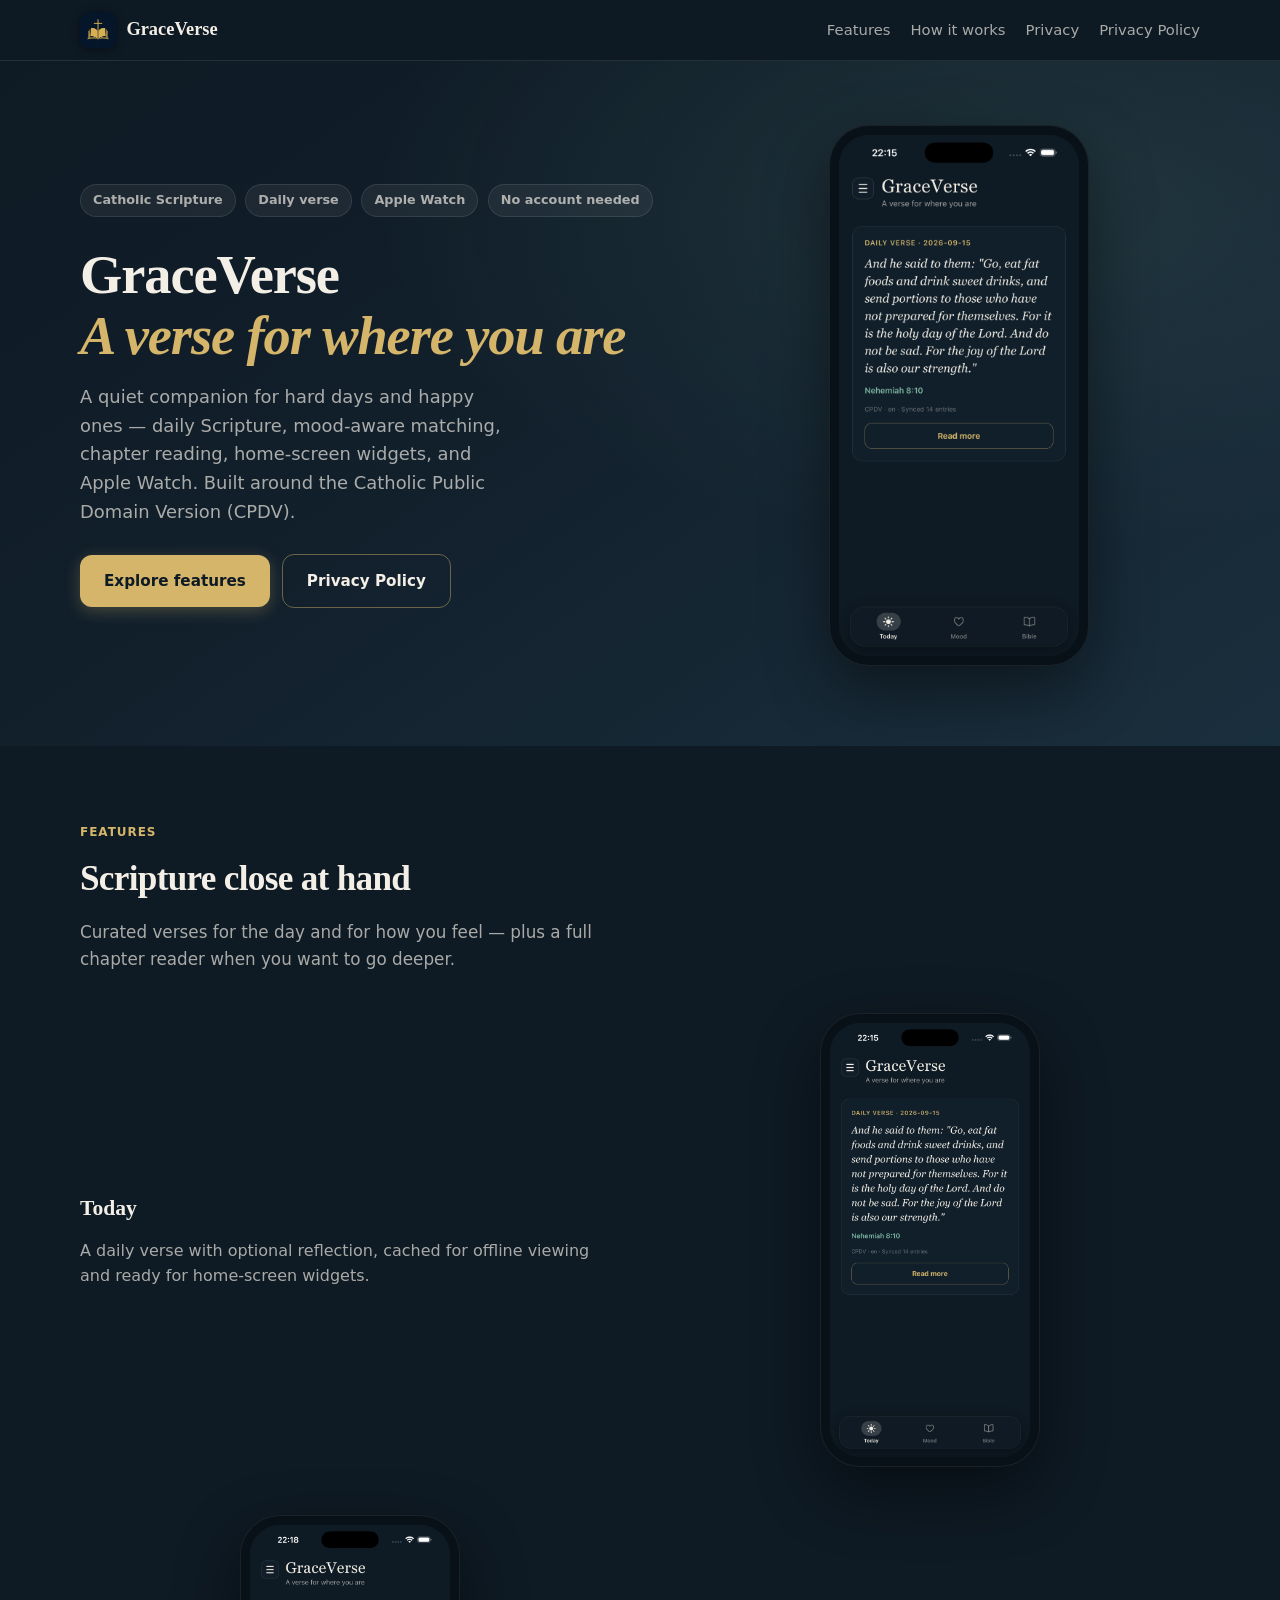
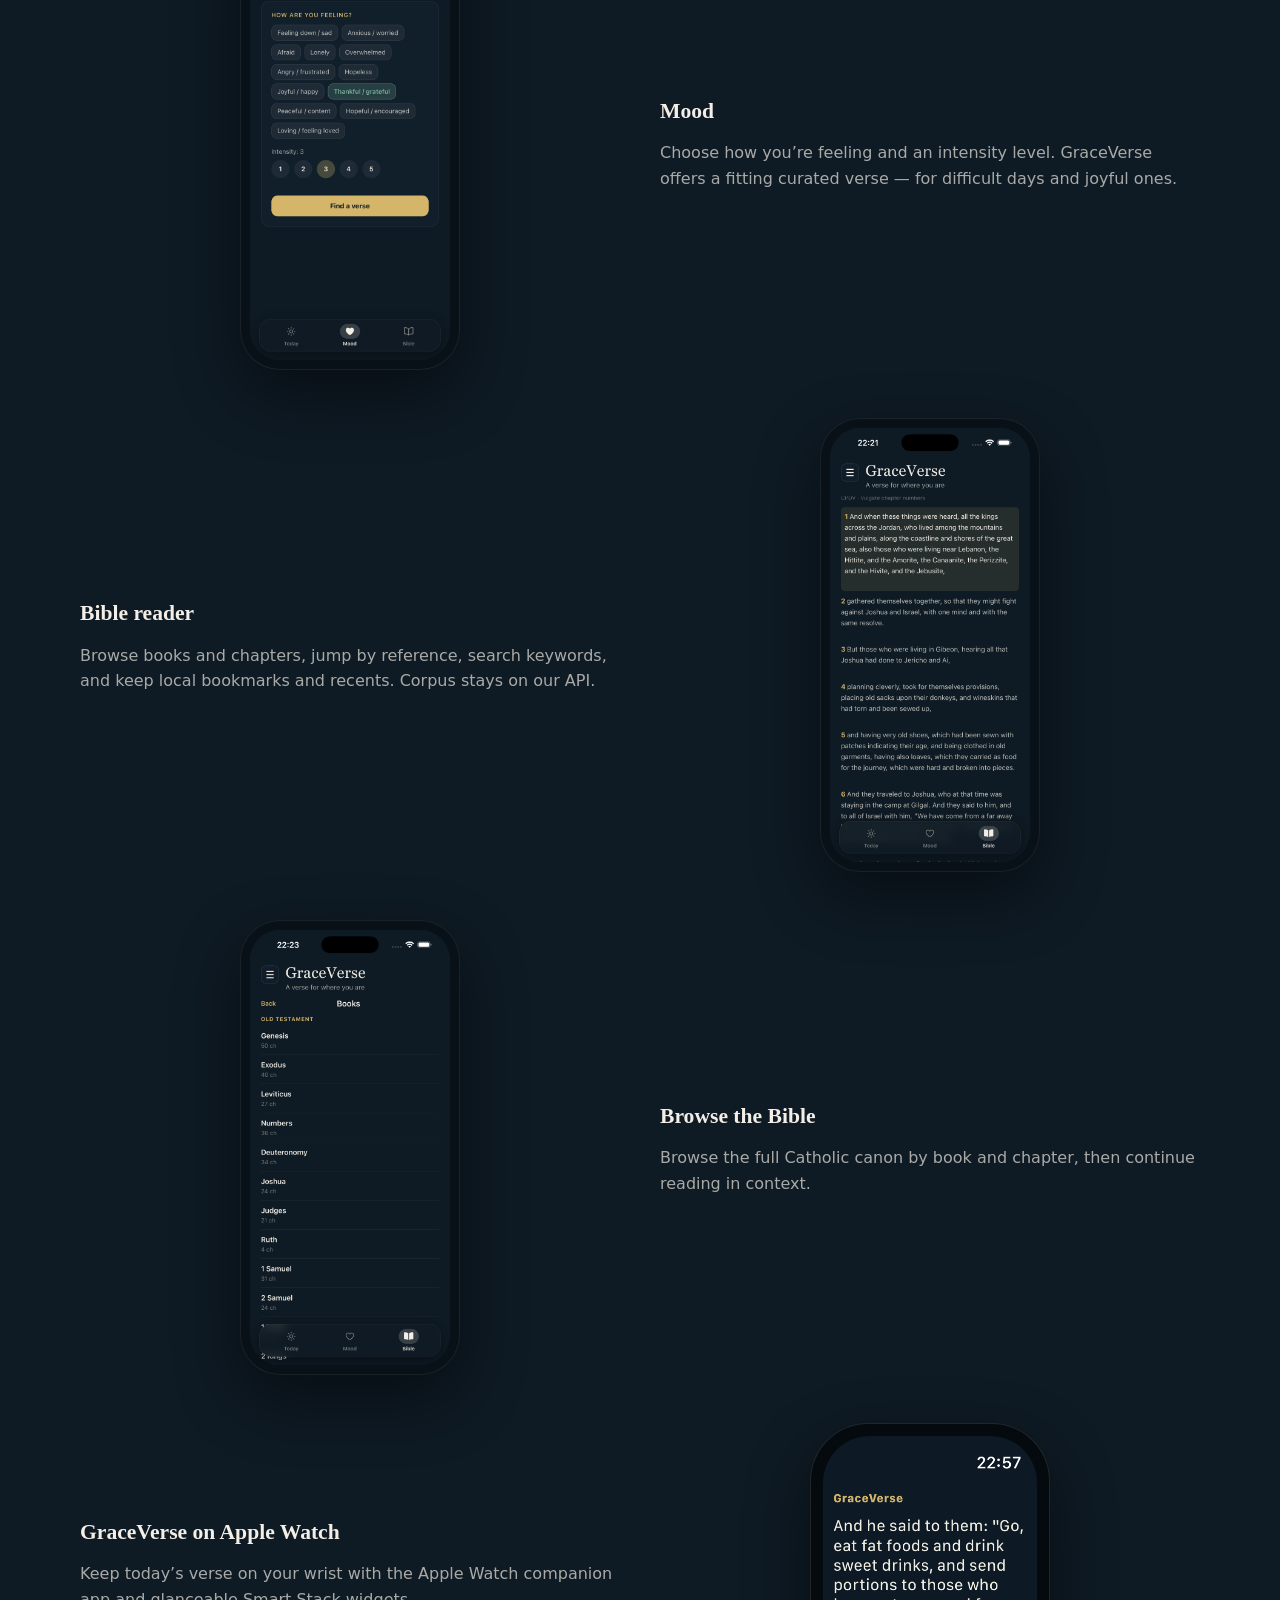
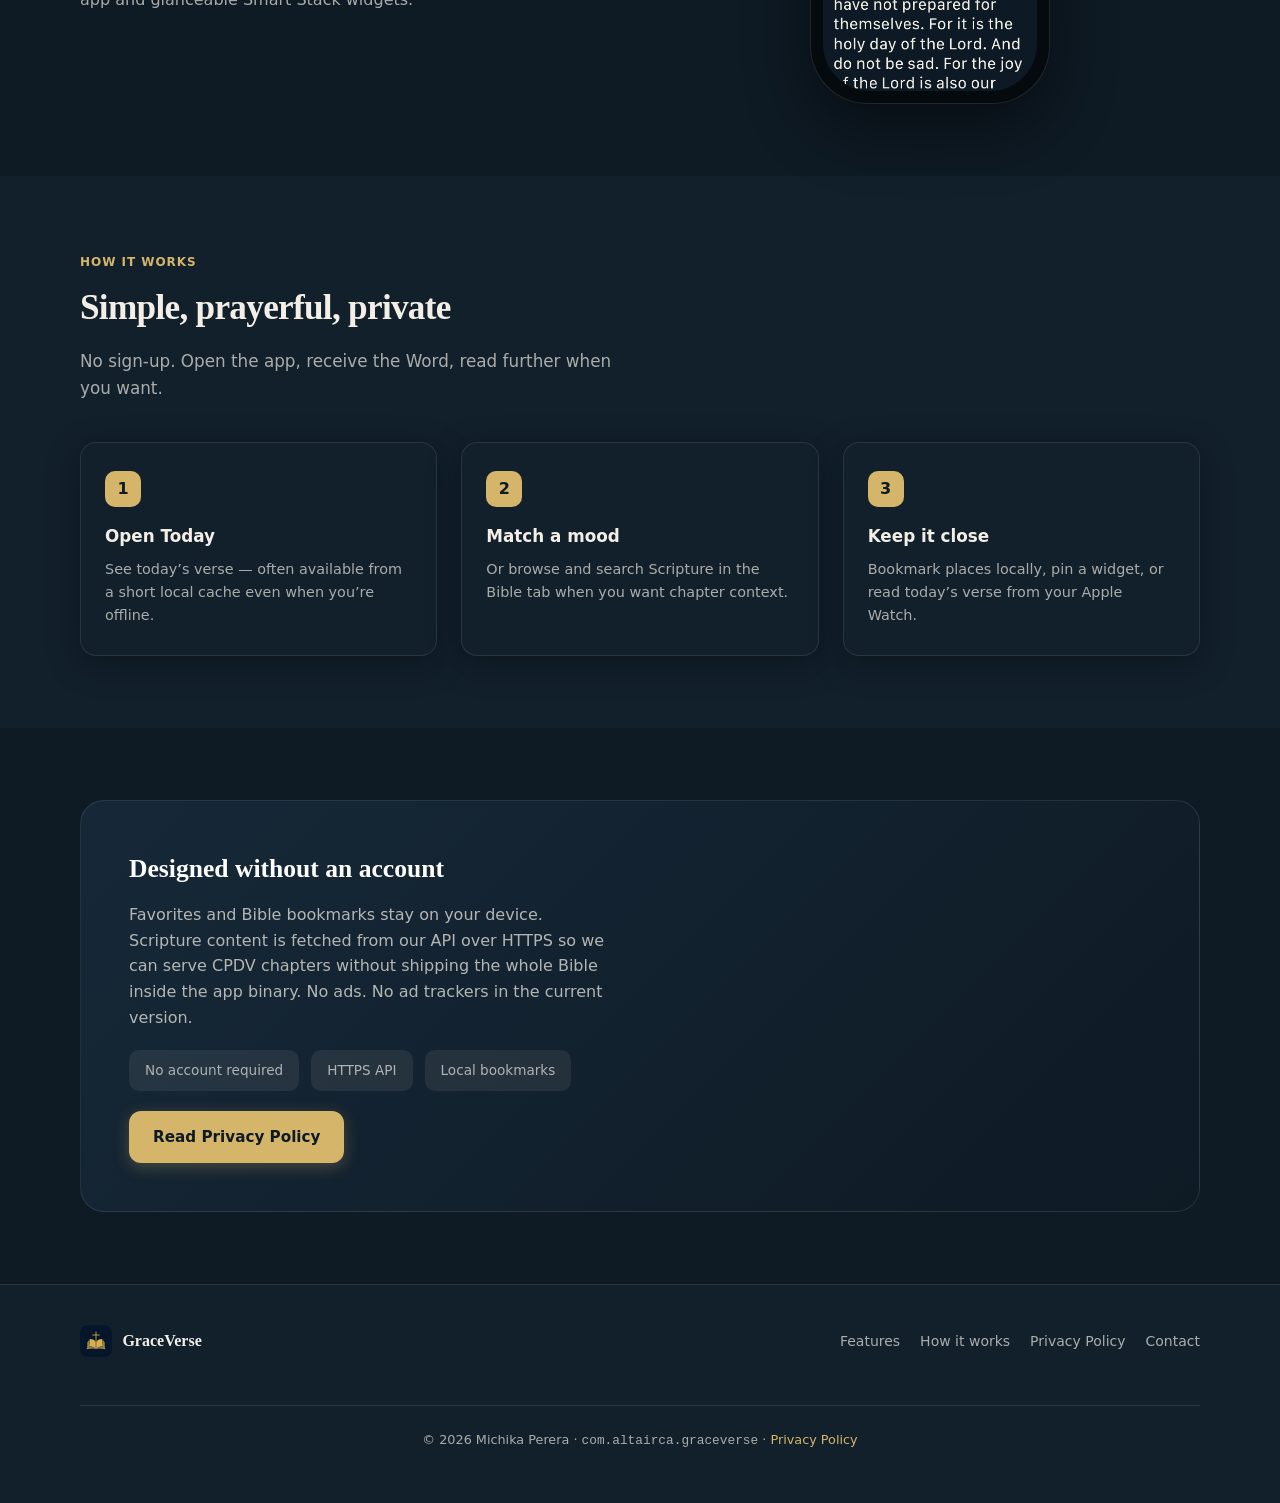
<file: index.html>
<!DOCTYPE html>
<html lang="en">
<head>
  <meta charset="UTF-8">
  <meta name="viewport" content="width=device-width, initial-scale=1.0">
  <meta name="description" content="GraceVerse — a quiet Catholic Scripture companion. Daily verse, mood matching, Bible reader, widgets, and Apple Watch.">
  <title>GraceVerse — A verse for where you are</title>
  <link rel="icon" href="assets/icon.png" type="image/png">
  <link rel="stylesheet" href="styles.css">
</head>
<body>

  <header class="site-header">
    <div class="container">
      <a href="./" class="logo">
        <img src="assets/icon.png" alt="" width="36" height="36">
        GraceVerse
      </a>
      <nav>
        <ul class="nav-links">
          <li><a href="#features">Features</a></li>
          <li><a href="#how-it-works">How it works</a></li>
          <li><a href="#privacy">Privacy</a></li>
          <li><a href="privacy-policy.html">Privacy Policy</a></li>
        </ul>
      </nav>
    </div>
  </header>

  <main>
    <section class="hero">
      <div class="container hero-grid">
        <div class="hero-copy">
          <div class="hero-badges">
            <span class="badge">Catholic Scripture</span>
            <span class="badge">Daily verse</span>
            <span class="badge">Apple Watch</span>
            <span class="badge">No account needed</span>
          </div>
          <h1>GraceVerse<br><span>A verse for where you are</span></h1>
          <p class="lead">
            A quiet companion for hard days and happy ones — daily Scripture, mood-aware matching,
            chapter reading, home-screen widgets, and Apple Watch. Built around the Catholic Public Domain Version (CPDV).
          </p>
          <div class="cta-row">
            <a href="#features" class="btn btn-primary">Explore features</a>
            <a href="privacy-policy.html" class="btn btn-ghost">Privacy Policy</a>
          </div>
        </div>

        <div class="phone-wrap">
          <div class="phone">
            <div class="phone-screen">
              <img
                src="assets/screenshots/ios/today.png"
                alt="GraceVerse Today screen with the daily Catholic Bible verse"
                class="phone-screenshot"
                width="240"
                height="520"
                loading="eager"
              >
            </div>
          </div>
        </div>
      </div>
    </section>

    <section id="features">
      <div class="container">
        <span class="section-label">Features</span>
        <h2 class="section-title">Scripture close at hand</h2>
        <p class="section-sub">Curated verses for the day and for how you feel — plus a full chapter reader when you want to go deeper.</p>

        <div class="features-detail">
          <div class="feature-row">
            <div class="feature-copy">
              <h3>Today</h3>
              <p>A daily verse with optional reflection, cached for offline viewing and ready for home-screen widgets.</p>
            </div>
            <div class="feature-phone">
              <div class="phone">
                    <div class="phone-screen">
                  <img src="assets/screenshots/ios/today.png" alt="Daily verse screen" class="phone-screenshot" width="204" height="442" loading="lazy">
                </div>
              </div>
            </div>
          </div>

          <div class="feature-row reverse">
            <div class="feature-copy">
              <h3>Mood</h3>
              <p>Choose how you’re feeling and an intensity level. GraceVerse offers a fitting curated verse — for difficult days and joyful ones.</p>
            </div>
            <div class="feature-phone">
              <div class="phone">
                    <div class="phone-screen">
                  <img src="assets/screenshots/ios/mood.png" alt="Mood and intensity picker" class="phone-screenshot" width="204" height="442" loading="lazy">
                </div>
              </div>
            </div>
          </div>

          <div class="feature-row">
            <div class="feature-copy">
              <h3>Bible reader</h3>
              <p>Browse books and chapters, jump by reference, search keywords, and keep local bookmarks and recents. Corpus stays on our API.</p>
            </div>
            <div class="feature-phone">
              <div class="phone">
                    <div class="phone-screen">
                  <img src="assets/screenshots/ios/bible-reader.png" alt="Chapter reader with focus verse" class="phone-screenshot" width="204" height="442" loading="lazy">
                </div>
              </div>
            </div>
          </div>

          <div class="feature-row reverse">
            <div class="feature-copy">
              <h3>Browse the Bible</h3>
              <p>Browse the full Catholic canon by book and chapter, then continue reading in context.</p>
            </div>
            <div class="feature-phone">
              <div class="phone">
                    <div class="phone-screen">
                  <img src="assets/screenshots/ios/bible-books.png" alt="Bible books list" class="phone-screenshot" width="204" height="442" loading="lazy">
                </div>
              </div>
            </div>
          </div>

          <div class="feature-row">
            <div class="feature-copy">
              <h3>GraceVerse on Apple Watch</h3>
              <p>Keep today’s verse on your wrist with the Apple Watch companion app and glanceable Smart Stack widgets.</p>
            </div>
            <div class="feature-watch">
              <div class="watch">
                <div class="watch-screen">
                  <img src="assets/screenshots/watch/today.png" alt="GraceVerse daily verse on Apple Watch" class="watch-screenshot" width="208" height="248" loading="lazy">
                </div>
              </div>
            </div>
          </div>
        </div>
      </div>
    </section>

    <section id="how-it-works" class="surface-section">
      <div class="container">
        <span class="section-label">How it works</span>
        <h2 class="section-title">Simple, prayerful, private</h2>
        <p class="section-sub">No sign-up. Open the app, receive the Word, read further when you want.</p>

        <div class="steps">
          <div class="step-card">
            <div class="step-num">1</div>
            <h3>Open Today</h3>
            <p>See today’s verse — often available from a short local cache even when you’re offline.</p>
          </div>
          <div class="step-card">
            <div class="step-num">2</div>
            <h3>Match a mood</h3>
            <p>Or browse and search Scripture in the Bible tab when you want chapter context.</p>
          </div>
          <div class="step-card">
            <div class="step-num">3</div>
            <h3>Keep it close</h3>
            <p>Bookmark places locally, pin a widget, or read today’s verse from your Apple Watch.</p>
          </div>
        </div>
      </div>
    </section>

    <section id="privacy">
      <div class="container">
        <div class="privacy-band">
          <div>
            <h2>Designed without an account</h2>
            <p>
              Favorites and Bible bookmarks stay on your device. Scripture content is fetched from our API over HTTPS
              so we can serve CPDV chapters without shipping the whole Bible inside the app binary.
              No ads. No ad trackers in the current version.
            </p>
            <div class="privacy-pillars">
              <span class="privacy-pillar">No account required</span>
              <span class="privacy-pillar">HTTPS API</span>
              <span class="privacy-pillar">Local bookmarks</span>
            </div>
            <a href="privacy-policy.html" class="btn btn-primary" style="margin-top: 1.25rem;">Read Privacy Policy</a>
          </div>
        </div>
      </div>
    </section>
  </main>

  <footer class="site-footer">
    <div class="container footer-grid">
      <div class="footer-brand">
        <img src="assets/icon.png" alt="" width="32" height="32">
        <span>GraceVerse</span>
      </div>
      <ul class="footer-links">
        <li><a href="#features">Features</a></li>
        <li><a href="#how-it-works">How it works</a></li>
        <li><a href="privacy-policy.html">Privacy Policy</a></li>
        <li><a href="mailto:altairserver@gmail.com">Contact</a></li>
      </ul>
      <p class="footer-copy">
        © 2026 Michika Perera · <code>com.altairca.graceverse</code> ·
        <a href="privacy-policy.html">Privacy Policy</a>
      </p>
    </div>
  </footer>

</body>
</html>
</file>
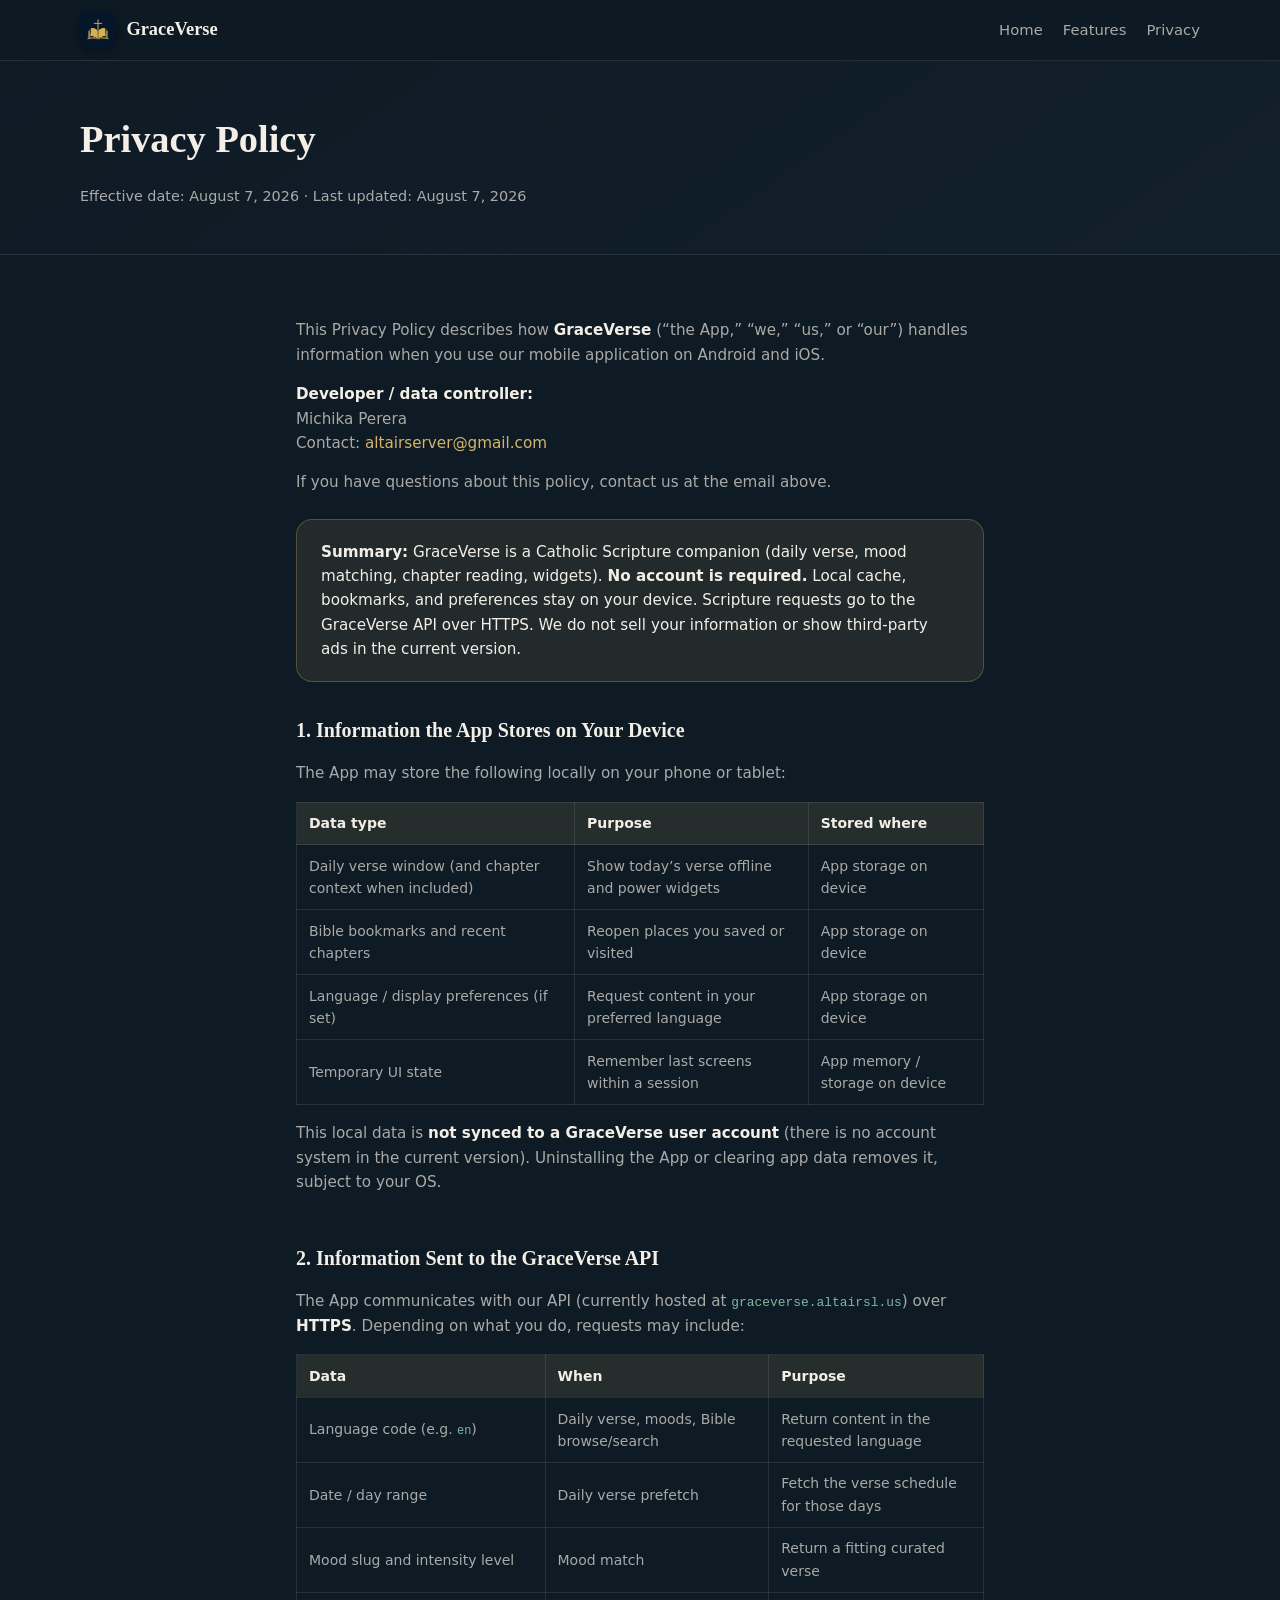
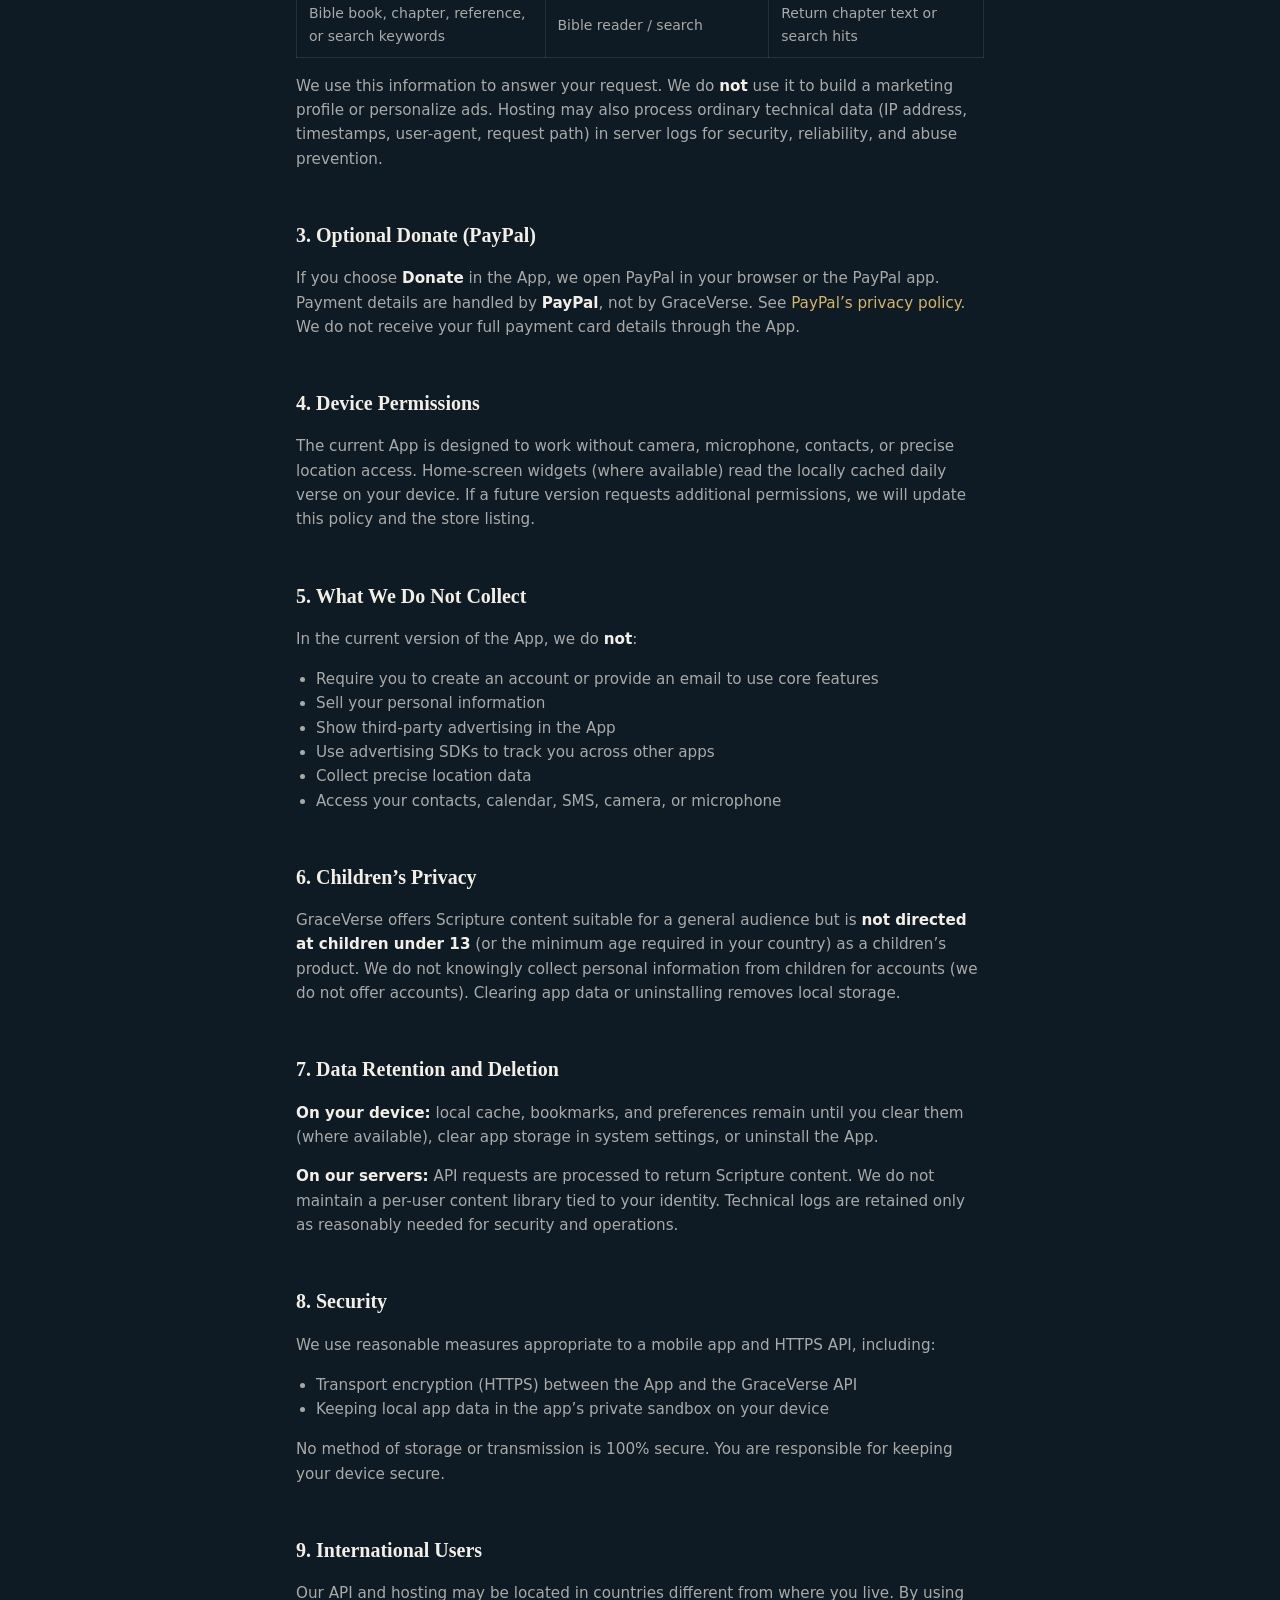
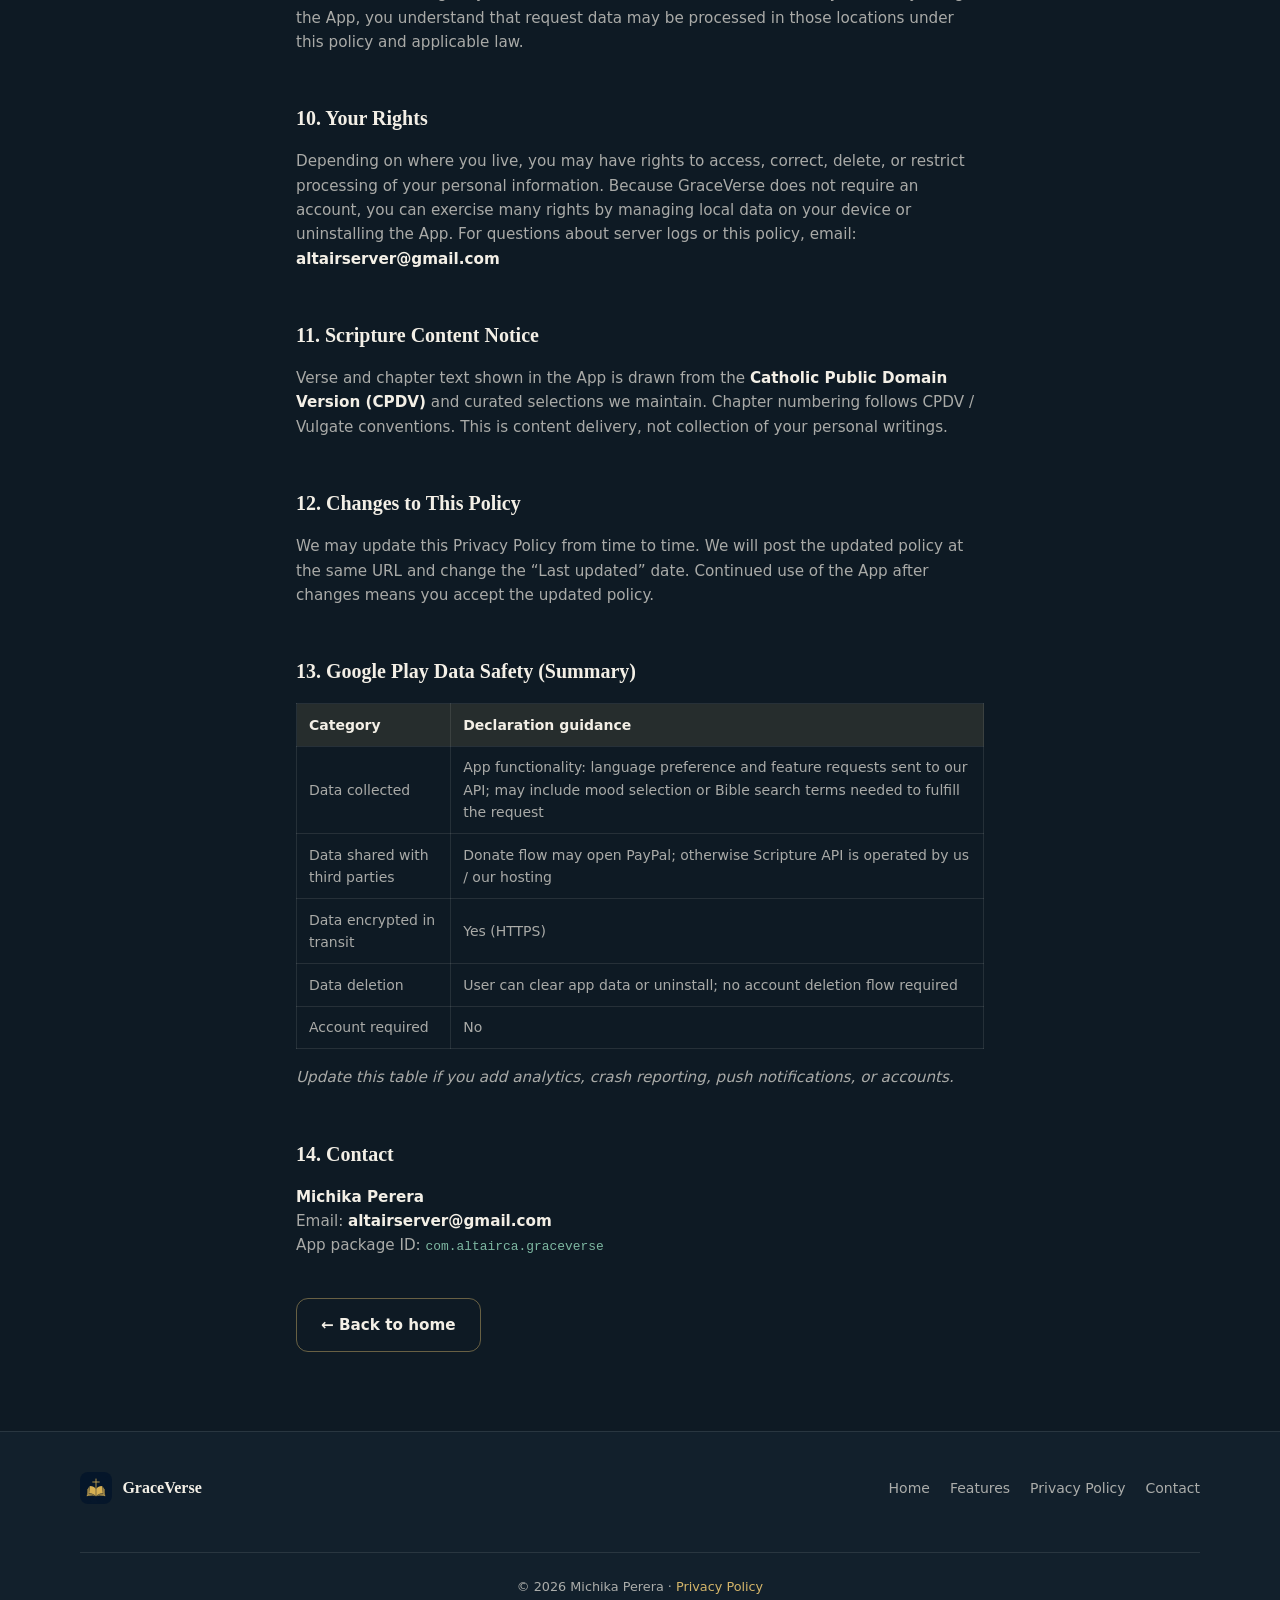
<file: privacy-policy.html>
<!DOCTYPE html>
<html lang="en">
<head>
  <meta charset="UTF-8">
  <meta name="viewport" content="width=device-width, initial-scale=1.0">
  <meta name="description" content="Privacy Policy for GraceVerse — how we handle your data on Android and iOS.">
  <title>Privacy Policy — GraceVerse</title>
  <link rel="icon" href="assets/icon.png" type="image/png">
  <link rel="stylesheet" href="styles.css">
</head>
<body>

  <header class="site-header">
    <div class="container">
      <a href="./" class="logo">
        <img src="assets/icon.png" alt="" width="36" height="36">
        GraceVerse
      </a>
      <nav>
        <ul class="nav-links">
          <li><a href="./">Home</a></li>
          <li><a href="./#features">Features</a></li>
          <li><a href="./#privacy">Privacy</a></li>
        </ul>
      </nav>
    </div>
  </header>

  <div class="page-hero">
    <div class="container">
      <h1>Privacy Policy</h1>
      <p class="meta">Effective date: August 7, 2026 · Last updated: August 7, 2026</p>
    </div>
  </div>

  <article class="legal-content">
    <p>
      This Privacy Policy describes how <strong>GraceVerse</strong> (“the App,” “we,” “us,” or “our”)
      handles information when you use our mobile application on Android and iOS.
    </p>
    <p>
      <strong>Developer / data controller:</strong><br>
      Michika Perera<br>
      Contact: <a href="mailto:altairserver@gmail.com">altairserver@gmail.com</a>
    </p>
    <p>If you have questions about this policy, contact us at the email above.</p>

    <div class="summary-box">
      <p>
        <strong>Summary:</strong> GraceVerse is a Catholic Scripture companion (daily verse, mood matching,
        chapter reading, widgets). <strong>No account is required.</strong>
        Local cache, bookmarks, and preferences stay on your device. Scripture requests go to the
        GraceVerse API over HTTPS. We do not sell your information or show third-party ads in the current version.
      </p>
    </div>

    <h2>1. Information the App Stores on Your Device</h2>
    <p>The App may store the following locally on your phone or tablet:</p>
    <table>
      <thead>
        <tr><th>Data type</th><th>Purpose</th><th>Stored where</th></tr>
      </thead>
      <tbody>
        <tr><td>Daily verse window (and chapter context when included)</td><td>Show today’s verse offline and power widgets</td><td>App storage on device</td></tr>
        <tr><td>Bible bookmarks and recent chapters</td><td>Reopen places you saved or visited</td><td>App storage on device</td></tr>
        <tr><td>Language / display preferences (if set)</td><td>Request content in your preferred language</td><td>App storage on device</td></tr>
        <tr><td>Temporary UI state</td><td>Remember last screens within a session</td><td>App memory / storage on device</td></tr>
      </tbody>
    </table>
    <p>
      This local data is <strong>not synced to a GraceVerse user account</strong> (there is no account system
      in the current version). Uninstalling the App or clearing app data removes it, subject to your OS.
    </p>

    <h2>2. Information Sent to the GraceVerse API</h2>
    <p>
      The App communicates with our API (currently hosted at <code>graceverse.altairsl.us</code>) over
      <strong>HTTPS</strong>. Depending on what you do, requests may include:
    </p>
    <table>
      <thead>
        <tr><th>Data</th><th>When</th><th>Purpose</th></tr>
      </thead>
      <tbody>
        <tr><td>Language code (e.g. <code>en</code>)</td><td>Daily verse, moods, Bible browse/search</td><td>Return content in the requested language</td></tr>
        <tr><td>Date / day range</td><td>Daily verse prefetch</td><td>Fetch the verse schedule for those days</td></tr>
        <tr><td>Mood slug and intensity level</td><td>Mood match</td><td>Return a fitting curated verse</td></tr>
        <tr><td>Bible book, chapter, reference, or search keywords</td><td>Bible reader / search</td><td>Return chapter text or search hits</td></tr>
      </tbody>
    </table>
    <p>
      We use this information to answer your request. We do <strong>not</strong> use it to build a marketing
      profile or personalize ads. Hosting may also process ordinary technical data (IP address, timestamps,
      user-agent, request path) in server logs for security, reliability, and abuse prevention.
    </p>

    <h2>3. Optional Donate (PayPal)</h2>
    <p>
      If you choose <strong>Donate</strong> in the App, we open PayPal in your browser or the PayPal app.
      Payment details are handled by <strong>PayPal</strong>, not by GraceVerse.
      See <a href="https://www.paypal.com/privacy" rel="noopener">PayPal’s privacy policy</a>.
      We do not receive your full payment card details through the App.
    </p>

    <h2>4. Device Permissions</h2>
    <p>
      The current App is designed to work without camera, microphone, contacts, or precise location access.
      Home-screen widgets (where available) read the locally cached daily verse on your device.
      If a future version requests additional permissions, we will update this policy and the store listing.
    </p>

    <h2>5. What We Do Not Collect</h2>
    <p>In the current version of the App, we do <strong>not</strong>:</p>
    <ul>
      <li>Require you to create an account or provide an email to use core features</li>
      <li>Sell your personal information</li>
      <li>Show third-party advertising in the App</li>
      <li>Use advertising SDKs to track you across other apps</li>
      <li>Collect precise location data</li>
      <li>Access your contacts, calendar, SMS, camera, or microphone</li>
    </ul>

    <h2>6. Children’s Privacy</h2>
    <p>
      GraceVerse offers Scripture content suitable for a general audience but is
      <strong>not directed at children under 13</strong> (or the minimum age required in your country)
      as a children’s product. We do not knowingly collect personal information from children for accounts
      (we do not offer accounts). Clearing app data or uninstalling removes local storage.
    </p>

    <h2>7. Data Retention and Deletion</h2>
    <p>
      <strong>On your device:</strong> local cache, bookmarks, and preferences remain until you clear them
      (where available), clear app storage in system settings, or uninstall the App.
    </p>
    <p>
      <strong>On our servers:</strong> API requests are processed to return Scripture content. We do not
      maintain a per-user content library tied to your identity. Technical logs are retained only as
      reasonably needed for security and operations.
    </p>

    <h2>8. Security</h2>
    <p>We use reasonable measures appropriate to a mobile app and HTTPS API, including:</p>
    <ul>
      <li>Transport encryption (HTTPS) between the App and the GraceVerse API</li>
      <li>Keeping local app data in the app’s private sandbox on your device</li>
    </ul>
    <p>No method of storage or transmission is 100% secure. You are responsible for keeping your device secure.</p>

    <h2>9. International Users</h2>
    <p>
      Our API and hosting may be located in countries different from where you live. By using the App,
      you understand that request data may be processed in those locations under this policy and applicable law.
    </p>

    <h2>10. Your Rights</h2>
    <p>
      Depending on where you live, you may have rights to access, correct, delete, or restrict processing
      of your personal information. Because GraceVerse does not require an account, you can exercise many
      rights by managing local data on your device or uninstalling the App. For questions about server logs
      or this policy, email:
      <a href="mailto:altairserver@gmail.com"><strong>altairserver@gmail.com</strong></a>
    </p>

    <h2>11. Scripture Content Notice</h2>
    <p>
      Verse and chapter text shown in the App is drawn from the
      <strong>Catholic Public Domain Version (CPDV)</strong> and curated selections we maintain.
      Chapter numbering follows CPDV / Vulgate conventions. This is content delivery, not collection of your personal writings.
    </p>

    <h2>12. Changes to This Policy</h2>
    <p>
      We may update this Privacy Policy from time to time. We will post the updated policy at the same URL
      and change the “Last updated” date. Continued use of the App after changes means you accept the updated policy.
    </p>

    <h2>13. Google Play Data Safety (Summary)</h2>
    <table>
      <thead>
        <tr><th>Category</th><th>Declaration guidance</th></tr>
      </thead>
      <tbody>
        <tr><td>Data collected</td><td>App functionality: language preference and feature requests sent to our API; may include mood selection or Bible search terms needed to fulfill the request</td></tr>
        <tr><td>Data shared with third parties</td><td>Donate flow may open PayPal; otherwise Scripture API is operated by us / our hosting</td></tr>
        <tr><td>Data encrypted in transit</td><td>Yes (HTTPS)</td></tr>
        <tr><td>Data deletion</td><td>User can clear app data or uninstall; no account deletion flow required</td></tr>
        <tr><td>Account required</td><td>No</td></tr>
      </tbody>
    </table>
    <p><em>Update this table if you add analytics, crash reporting, push notifications, or accounts.</em></p>

    <h2>14. Contact</h2>
    <p>
      <strong>Michika Perera</strong><br>
      Email: <a href="mailto:altairserver@gmail.com"><strong>altairserver@gmail.com</strong></a><br>
      App package ID: <code>com.altairca.graceverse</code>
    </p>

    <p style="margin-top: 2.5rem;">
      <a href="./" class="btn btn-ghost">← Back to home</a>
    </p>
  </article>

  <footer class="site-footer">
    <div class="container footer-grid">
      <div class="footer-brand">
        <img src="assets/icon.png" alt="" width="32" height="32">
        <span>GraceVerse</span>
      </div>
      <ul class="footer-links">
        <li><a href="./">Home</a></li>
        <li><a href="./#features">Features</a></li>
        <li><a href="privacy-policy.html">Privacy Policy</a></li>
        <li><a href="mailto:altairserver@gmail.com">Contact</a></li>
      </ul>
      <p class="footer-copy">
        © 2026 Michika Perera · <a href="privacy-policy.html">Privacy Policy</a>
      </p>
    </div>
  </footer>

</body>
</html>
</file>
<file: styles.css>
/* GraceVerse — GitHub Pages site */

:root {
  --accent: #d4b56a;
  --accent-dark: #b89545;
  --accent-glow: rgba(212, 181, 106, 0.28);
  --teal: #7eb8a2;
  --text: #f3efe6;
  --text-muted: rgba(243, 239, 230, 0.68);
  --bg: #0e1a24;
  --surface: #12202c;
  --surface-elevated: #162838;
  --border: rgba(243, 239, 230, 0.1);
  --gradient-start: #0e1a24;
  --gradient-mid: #12202c;
  --gradient-end: #1a2f3d;
  --radius: 16px;
  --radius-lg: 24px;
  --shadow: 0 8px 32px rgba(0, 0, 0, 0.35);
  --shadow-lg: 0 24px 64px rgba(0, 0, 0, 0.45);
  --font: "Iowan Old Style", "Palatino Linotype", Palatino, Georgia, "Times New Roman", serif;
  --font-ui: "Avenir Next", "Segoe UI", system-ui, -apple-system, sans-serif;
  --max-width: 1120px;
}

*,
*::before,
*::after {
  box-sizing: border-box;
}

html {
  scroll-behavior: smooth;
}

body {
  margin: 0;
  font-family: var(--font-ui);
  color: var(--text);
  background: var(--bg);
  line-height: 1.6;
  -webkit-font-smoothing: antialiased;
}

a {
  color: var(--accent);
  text-decoration: none;
}

a:hover {
  text-decoration: underline;
}

img {
  max-width: 100%;
  height: auto;
  display: block;
}

.container {
  width: min(100% - 2rem, var(--max-width));
  margin-inline: auto;
}

.site-header {
  position: sticky;
  top: 0;
  z-index: 100;
  background: rgba(14, 26, 36, 0.88);
  backdrop-filter: blur(12px);
  -webkit-backdrop-filter: blur(12px);
  border-bottom: 1px solid var(--border);
}

.site-header .container {
  display: flex;
  align-items: center;
  justify-content: space-between;
  padding: 0.75rem 0;
  gap: 1rem;
}

.logo {
  display: flex;
  align-items: center;
  gap: 0.65rem;
  font-family: var(--font);
  font-weight: 700;
  font-size: 1.15rem;
  color: var(--text);
  text-decoration: none;
}

.logo:hover {
  text-decoration: none;
}

.logo img {
  width: 36px;
  height: 36px;
  border-radius: 9px;
  box-shadow: 0 2px 8px rgba(0, 0, 0, 0.35);
}

.nav-links {
  display: flex;
  align-items: center;
  gap: 1.25rem;
  list-style: none;
  margin: 0;
  padding: 0;
}

.nav-links a {
  color: var(--text-muted);
  font-size: 0.925rem;
  font-weight: 500;
  text-decoration: none;
}

.nav-links a:hover {
  color: var(--accent);
  text-decoration: none;
}

.hero {
  position: relative;
  overflow: hidden;
  padding: 4rem 0 5rem;
  background:
    radial-gradient(ellipse at 80% 20%, rgba(126, 184, 162, 0.12), transparent 45%),
    linear-gradient(145deg, var(--gradient-start) 0%, var(--gradient-mid) 45%, var(--gradient-end) 100%);
}

.hero-grid {
  display: grid;
  grid-template-columns: 1.1fr 0.9fr;
  gap: 3rem;
  align-items: center;
}

.hero-copy h1 {
  font-family: var(--font);
  font-size: clamp(2.2rem, 5vw, 3.4rem);
  font-weight: 700;
  line-height: 1.12;
  margin: 0 0 1rem;
  letter-spacing: -0.02em;
}

.hero-copy h1 span {
  color: var(--accent);
  font-style: italic;
}

.hero-copy .lead {
  font-size: 1.12rem;
  color: var(--text-muted);
  margin: 0 0 1.75rem;
  max-width: 38ch;
}

.hero-badges {
  display: flex;
  flex-wrap: wrap;
  gap: 0.6rem;
  margin-bottom: 1.75rem;
}

.badge {
  display: inline-flex;
  align-items: center;
  gap: 0.35rem;
  padding: 0.35rem 0.75rem;
  background: rgba(243, 239, 230, 0.06);
  border: 1px solid var(--border);
  border-radius: 999px;
  font-size: 0.8rem;
  font-weight: 600;
  color: var(--text-muted);
}

.cta-row {
  display: flex;
  flex-wrap: wrap;
  gap: 0.75rem;
  align-items: center;
}

.btn {
  display: inline-flex;
  align-items: center;
  justify-content: center;
  gap: 0.5rem;
  padding: 0.85rem 1.5rem;
  border-radius: 12px;
  font-size: 0.95rem;
  font-weight: 600;
  text-decoration: none;
  transition: transform 0.15s, box-shadow 0.15s;
  border: none;
  cursor: pointer;
  font-family: var(--font-ui);
}

.btn:hover {
  text-decoration: none;
  transform: translateY(-1px);
}

.btn-primary {
  background: var(--accent);
  color: #0e1a24;
  box-shadow: 0 4px 16px var(--accent-glow);
}

.btn-primary:hover {
  background: var(--accent-dark);
  color: #0e1a24;
}

.btn-ghost {
  background: transparent;
  color: var(--text);
  border: 1px solid rgba(212, 181, 106, 0.45);
}

.btn-ghost:hover {
  background: rgba(212, 181, 106, 0.1);
  color: var(--text);
}

.phone-wrap {
  display: flex;
  justify-content: center;
}

.phone {
  width: 260px;
  background: #081018;
  border-radius: 40px;
  padding: 10px;
  box-shadow: var(--shadow-lg), 0 0 0 1px rgba(243, 239, 230, 0.08) inset;
}

/* Full-bleed screenshot well — matches iPhone 17 Pro Max capture ratio (1320×2868) */
.phone-screen {
  position: relative;
  background: #0e1a24;
  border-radius: 30px;
  overflow: hidden;
  aspect-ratio: 1320 / 2868;
  display: block;
  padding: 0;
  line-height: 0;
}

.phone-screenshot {
  width: 100%;
  height: 100%;
  object-fit: cover;
  object-position: top center;
  display: block;
}

section {
  padding: 4.5rem 0;
}

.section-label {
  display: inline-block;
  font-size: 0.75rem;
  font-weight: 700;
  text-transform: uppercase;
  letter-spacing: 0.08em;
  color: var(--accent);
  margin-bottom: 0.5rem;
}

.section-title {
  font-family: var(--font);
  font-size: clamp(1.6rem, 3vw, 2.2rem);
  font-weight: 700;
  letter-spacing: -0.02em;
  margin: 0 0 0.75rem;
}

.section-sub {
  color: var(--text-muted);
  font-size: 1.05rem;
  max-width: 52ch;
  margin: 0 0 2.5rem;
}

.features-grid {
  display: grid;
  grid-template-columns: repeat(3, 1fr);
  gap: 1.25rem;
}

.features-detail {
  display: grid;
  gap: 3rem;
}

.feature-row {
  display: grid;
  grid-template-columns: 1fr 1fr;
  gap: 2.5rem;
  align-items: center;
}

.feature-row.reverse {
  direction: rtl;
}

.feature-row.reverse > * {
  direction: ltr;
}

.feature-copy h3 {
  font-family: var(--font);
  font-size: 1.35rem;
  font-weight: 700;
  margin: 0 0 0.75rem;
}

.feature-copy p {
  color: var(--text-muted);
  margin: 0;
}

.feature-phone .phone {
  width: 220px;
  margin: 0 auto;
}

.feature-watch {
  display: flex;
  justify-content: center;
}

.watch {
  width: 240px;
  padding: 12px;
  background: #050a0e;
  border: 1px solid rgba(243, 239, 230, 0.12);
  border-radius: 58px;
  box-shadow: var(--shadow-lg);
}

.watch-screen {
  overflow: hidden;
  aspect-ratio: 416 / 496;
  border-radius: 47px;
  background: #0e1a24;
  line-height: 0;
}

.watch-screenshot {
  width: 100%;
  height: 100%;
  object-fit: cover;
}

.feature-card {
  background: var(--surface);
  border: 1px solid var(--border);
  border-radius: var(--radius);
  padding: 1.5rem;
  box-shadow: var(--shadow);
}

.feature-card h3 {
  font-family: var(--font);
  font-size: 1.2rem;
  margin: 0 0 0.6rem;
}

.feature-card p {
  color: var(--text-muted);
  margin: 0;
  font-size: 0.95rem;
}

.steps {
  display: grid;
  grid-template-columns: repeat(3, 1fr);
  gap: 1.5rem;
}

.step-card {
  background: var(--surface);
  border: 1px solid var(--border);
  border-radius: var(--radius);
  padding: 1.75rem 1.5rem;
  box-shadow: var(--shadow);
}

.step-num {
  width: 36px;
  height: 36px;
  background: var(--accent);
  color: #0e1a24;
  border-radius: 10px;
  display: flex;
  align-items: center;
  justify-content: center;
  font-weight: 800;
  font-size: 1rem;
  margin-bottom: 1rem;
}

.step-card h3 {
  font-size: 1.05rem;
  font-weight: 700;
  margin: 0 0 0.5rem;
}

.step-card p {
  font-size: 0.9rem;
  color: var(--text-muted);
  margin: 0;
}

.privacy-band {
  background: linear-gradient(135deg, #162838 0%, #0e1a24 100%);
  color: #fff;
  border-radius: var(--radius-lg);
  border: 1px solid var(--border);
  padding: 3rem;
  display: grid;
  grid-template-columns: 1fr auto;
  gap: 2rem;
  align-items: center;
}

.privacy-band h2 {
  font-family: var(--font);
  font-size: 1.6rem;
  font-weight: 700;
  margin: 0 0 0.75rem;
}

.privacy-band p {
  color: rgba(243, 239, 230, 0.72);
  margin: 0 0 1.25rem;
  max-width: 48ch;
}

.privacy-pillars {
  display: flex;
  flex-wrap: wrap;
  gap: 0.75rem;
}

.privacy-pillar {
  background: rgba(243, 239, 230, 0.08);
  border-radius: 10px;
  padding: 0.6rem 1rem;
  font-size: 0.85rem;
  font-weight: 500;
  color: var(--text-muted);
}

.site-footer {
  border-top: 1px solid var(--border);
  padding: 2.5rem 0;
  background: var(--surface);
}

.footer-grid {
  display: flex;
  flex-wrap: wrap;
  justify-content: space-between;
  align-items: center;
  gap: 1.5rem;
}

.footer-brand {
  display: flex;
  align-items: center;
  gap: 0.65rem;
  font-family: var(--font);
  font-weight: 700;
}

.footer-brand img {
  width: 32px;
  height: 32px;
  border-radius: 8px;
}

.footer-links {
  display: flex;
  flex-wrap: wrap;
  gap: 1.25rem;
  list-style: none;
  margin: 0;
  padding: 0;
}

.footer-links a {
  color: var(--text-muted);
  font-size: 0.875rem;
  font-weight: 500;
  text-decoration: none;
}

.footer-links a:hover {
  color: var(--accent);
}

.footer-copy {
  width: 100%;
  text-align: center;
  font-size: 0.8rem;
  color: var(--text-muted);
  margin-top: 1.5rem;
  padding-top: 1.5rem;
  border-top: 1px solid var(--border);
}

.page-hero {
  padding: 3rem 0 2rem;
  background: linear-gradient(145deg, var(--gradient-start), var(--gradient-mid));
  border-bottom: 1px solid var(--border);
}

.page-hero h1 {
  font-family: var(--font);
  font-size: clamp(1.75rem, 3.5vw, 2.4rem);
  font-weight: 700;
  margin: 0 0 0.5rem;
}

.page-hero .meta {
  color: var(--text-muted);
  font-size: 0.9rem;
}

.legal-content {
  max-width: 720px;
  margin: 0 auto;
  padding: 3rem 1rem 4rem;
}

.legal-content h2 {
  font-family: var(--font);
  font-size: 1.25rem;
  font-weight: 700;
  margin: 2.5rem 0 0.75rem;
  padding-top: 0.5rem;
  color: var(--text);
}

.legal-content h2:first-of-type {
  margin-top: 0;
}

.legal-content p,
.legal-content li {
  color: var(--text-muted);
  font-size: 0.95rem;
}

.legal-content ul {
  padding-left: 1.25rem;
}

.legal-content table {
  width: 100%;
  border-collapse: collapse;
  font-size: 0.875rem;
  margin: 1rem 0;
}

.legal-content th,
.legal-content td {
  border: 1px solid var(--border);
  padding: 0.6rem 0.75rem;
  text-align: left;
  color: var(--text-muted);
}

.legal-content th {
  background: rgba(212, 181, 106, 0.12);
  font-weight: 600;
  color: var(--text);
}

.legal-content hr {
  border: none;
  border-top: 1px solid var(--border);
  margin: 2rem 0;
}

.legal-content strong {
  color: var(--text);
}

.legal-content code {
  font-size: 0.85em;
  color: var(--teal);
}

.summary-box {
  background: rgba(212, 181, 106, 0.1);
  border: 1px solid rgba(212, 181, 106, 0.28);
  border-radius: var(--radius);
  padding: 1.25rem 1.5rem;
  margin: 1.5rem 0;
}

.summary-box p {
  margin: 0;
  color: var(--text);
}

.surface-section {
  background: var(--surface);
}

@media (max-width: 900px) {
  .hero-grid,
  .features-grid,
  .feature-row,
  .steps {
    grid-template-columns: 1fr;
  }

  .feature-row.reverse {
    direction: ltr;
  }

  .hero-copy .lead {
    max-width: none;
  }

  .phone-wrap {
    order: -1;
  }

  .privacy-band {
    grid-template-columns: 1fr;
    padding: 2rem;
  }

  .nav-links {
    display: none;
  }
}

@media (max-width: 480px) {
  .hero {
    padding: 2.5rem 0 3rem;
  }
}
</file>
